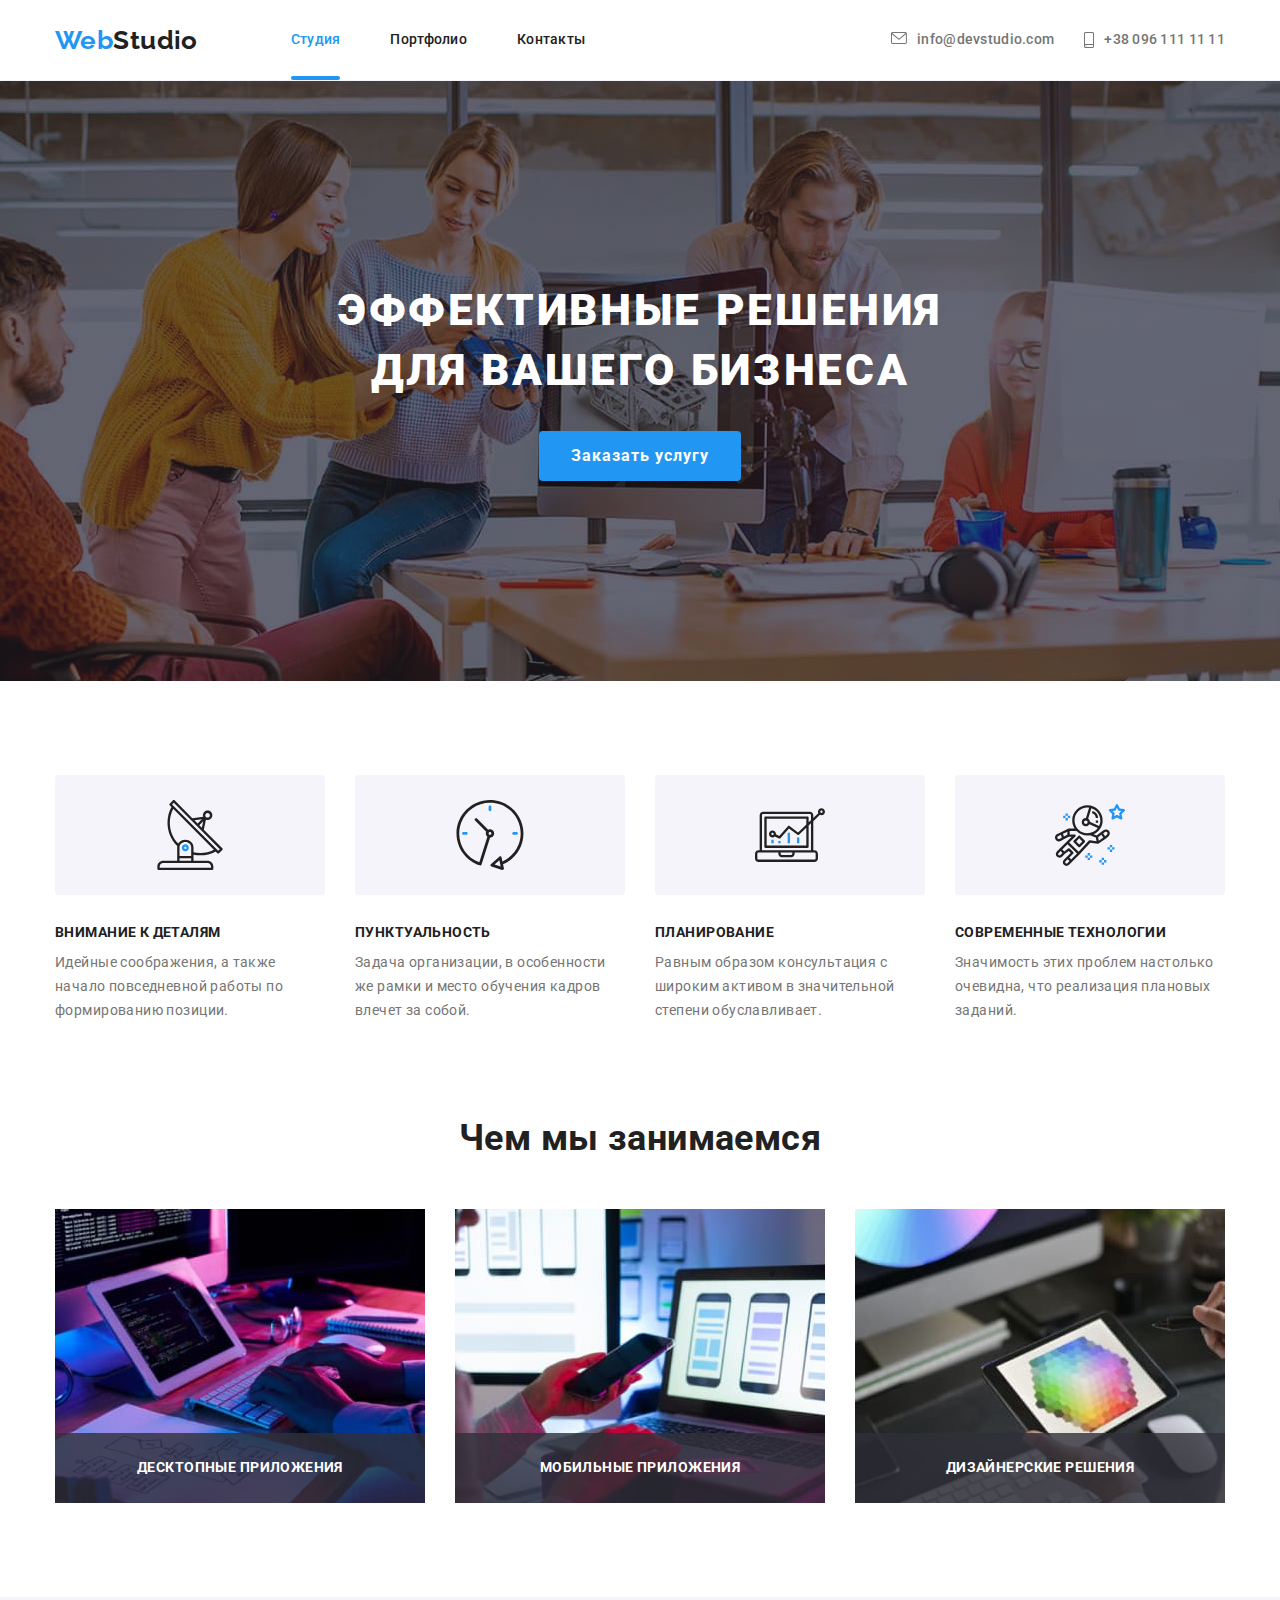
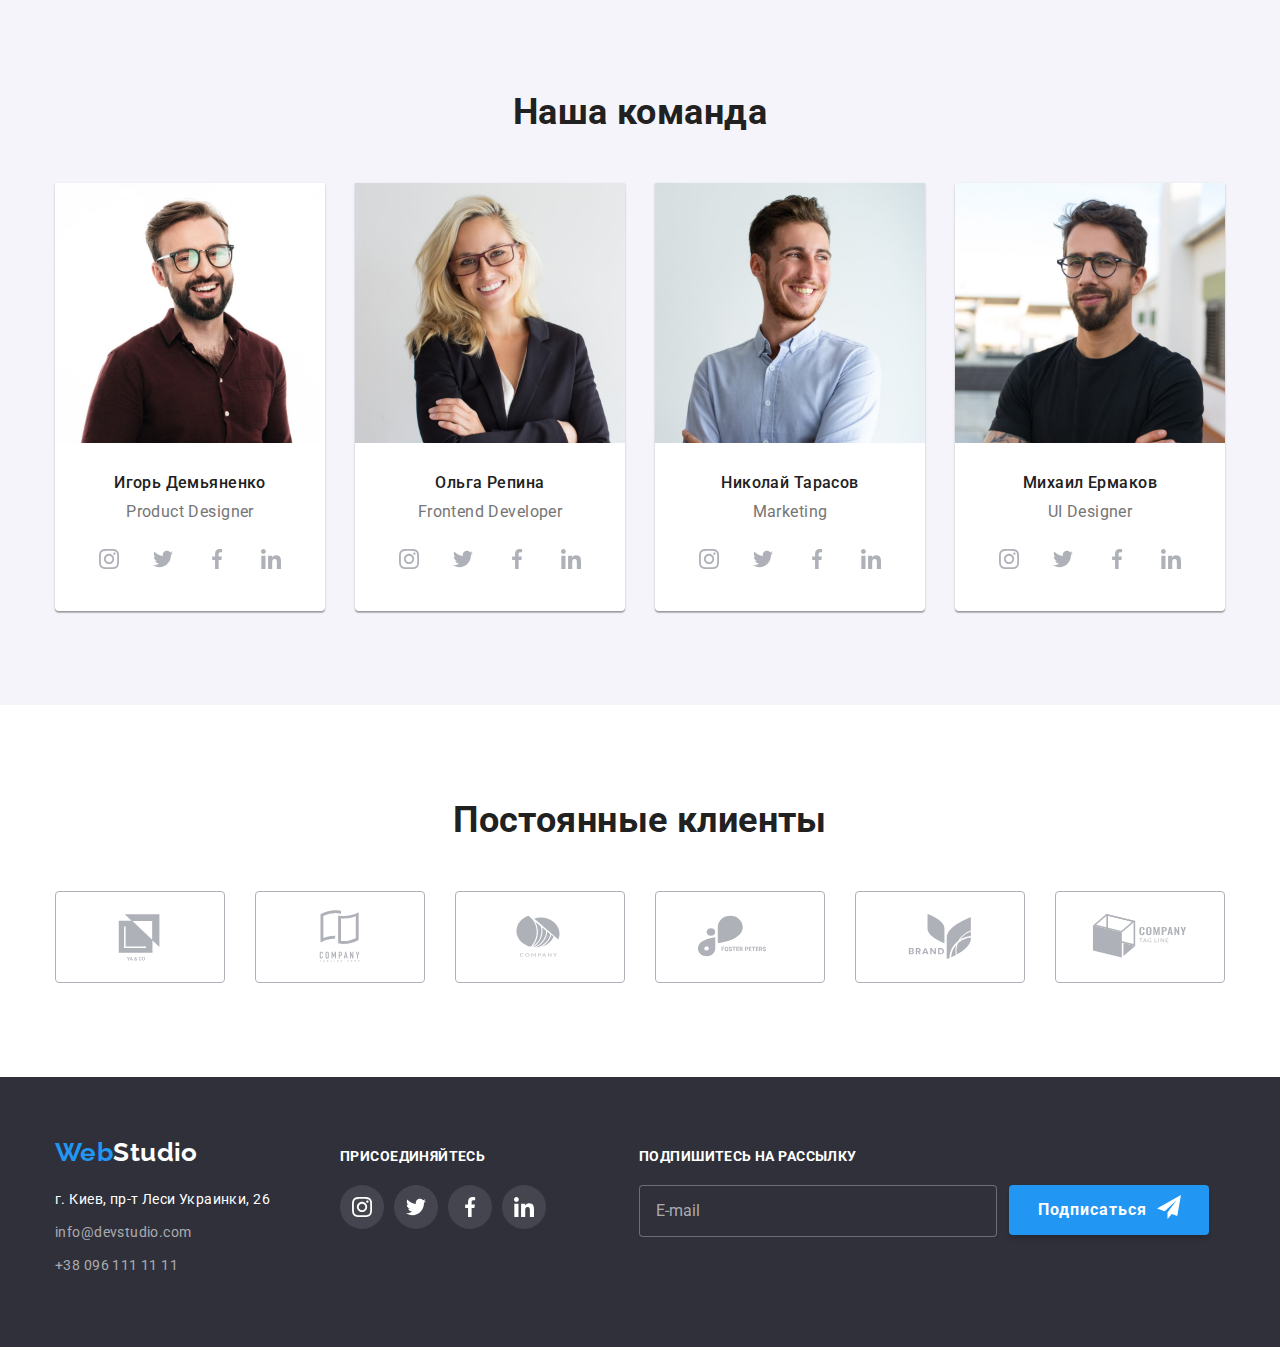
<file: index.html>
<!DOCTYPE html>
<html lang="ru">
  <head>
    <meta charset="UTF-8" />
    <meta http-equiv="X-UA-Compatible" content="IE=edge" />
    <meta name="viewport" content="width=device-width, initial-scale=1.0" />
    <link rel="preconnect" href="https://fonts.googleapis.com" />
    <link rel="preconnect" href="https://fonts.gstatic.com" crossorigin />
    <link
      href="https://fonts.googleapis.com/css2?family=Raleway:wght@700&family=Roboto:wght@400;500;700;900&display=swap"
      rel="stylesheet"
    />
    <link
      rel="stylesheet"
      href="https://cdnjs.cloudflare.com/ajax/libs/modern-normalize/1.1.0/modern-normalize.min.css"
    />
    <link rel="stylesheet" href="./css/main.min.css" />
    <title>Студия</title>
  </head>
  <body>
    <!-- Хедер -->
    <header class="header-section">
      <div class="container container--flex">
        <nav class="navigation">
          <a class="link logo" href="/">
            <span class="logo--web">Web</span>Studio</a
          >
          <ul class="list nav-list">
            <li class="nav-list__item">
              <a
                class="link nav-list__link nav-list__link--current"
                href="./index.html"
                >Студия</a
              >
            </li>
            <li class="nav-list__item">
              <a class="link nav-list__link" href="./portfolio.html"
                >Портфолио</a
              >
            </li>
            <li class="nav-list__item">
              <a class="link nav-list__link" href="">Контакты</a>
            </li>
          </ul>
        </nav>
        <ul class="list contact-list">
          <li class="contact-list__item">
            <a class="link contact-list__link" href="mailto:info@devstudio.com">
              <svg class="contact-list__icon" width="16" height="12">
                <use href="./images/icons.svg#icon-envelope"></use>
              </svg>
              info@devstudio.com
            </a>
          </li>
          <li class="contact-list__item">
            <a class="link contact-list__link" href="tel:+380961111111">
              <svg class="contact-list__icon" width="10" height="16">
                <use href="./images/icons.svg#icon-smartphone"></use>
              </svg>
              +38 096 111 11 11</a
            >
          </li>
        </ul>
      </div>
    </header>
    <!--Мейн-->
    <main class="main-section">
      <!--Герой-->
      <section class="hero">
        <h1 class="hero__title">
          Эффективные решения <br />
          для вашего бизнеса
        </h1>
        <button data-modal-open class="hero__btn" type="button">
          Заказать услугу
        </button>
      </section>
      <!--Особенности-->
      <section class="features">
        <div class="container">
          <h2 class="visually-hidden">Особенности</h2>
          <ul class="list features-list">
            <li class="features-list__item">
              <div class="features-list__icon features-list__icon--background">
                <svg class="features-list__icon" width="70" height="70">
                  <use href="./images/icons.svg#icon-antenna"></use>
                </svg>
              </div>
              <h3 class="features-list__header">Внимание к деталям</h3>
              <p class="features-list__text">
                Идейные соображения, а также начало повседневной работы по
                формированию позиции.
              </p>
            </li>
            <li class="features-list__item">
              <div class="features-list__icon features-list__icon--background">
                <svg class="features-list__icon" width="70" height="70">
                  <use href="./images/icons.svg#icon-clock"></use>
                </svg>
              </div>
              <h3 class="features-list__header">Пунктуальность</h3>
              <p class="features-list__text">
                Задача организации, в особенности же рамки и место обучения
                кадров влечет за собой.
              </p>
            </li>
            <li class="features-list__item">
              <div class="features-list__icon features-list__icon--background">
                <svg class="features-list__icon" width="70" height="70">
                  <use href="./images/icons.svg#icon-diagram"></use>
                </svg>
              </div>
              <h3 class="features-list__header">Планирование</h3>
              <p class="features-list__text">
                Равным образом консультация с широким активом в значительной
                степени обуславливает.
              </p>
            </li>
            <li class="features-list__item">
              <div class="features-list__icon features-list__icon--background">
                <svg class="features-list__icon" width="70" height="70">
                  <use href="./images/icons.svg#icon-astronaut"></use>
                </svg>
              </div>
              <h3 class="features-list__header">Современные технологии</h3>
              <p class="features-list__text">
                Значимость этих проблем настолько очевидна, что реализация
                плановых заданий.
              </p>
            </li>
          </ul>
        </div>
      </section>
      <!--Чем мы занимаемся-->
      <section class="services">
        <div class="container">
          <h2 class="services__header">Чем мы занимаемся</h2>
          <ul class="list services-list">
            <li class="services-list__item">
              <img
                src="./images/box/box1.jpg"
                alt="человек работает за компьютером"
                width="370"
              />
              <h3 class="services-list__header">Десктопные приложения</h3>
            </li>
            <li class="services-list__item">
              <img
                src="./images/box/box2.jpg"
                alt="человек держит в руках смартфон"
                width="370"
              />
              <h3 class="services-list__header">Мобильные приложения</h3>
            </li>
            <li class="services-list__item">
              <img
                src="./images/box/box3.jpg"
                alt="человек держит в руках планшет"
                width="370"
              />
              <h3 class="services-list__header">Дизайнерские решения</h3>
            </li>
          </ul>
        </div>
      </section>
      <!--Наша команда-->
      <section class="team">
        <div class="container">
          <h2 class="team__header">Наша команда</h2>
          <ul class="list team-list">
            <li class="team-list__item">
              <img src="./images/team/img.jpg" alt="фото мужчины" width="270" />
              <div class="team-list__meta">
                <h3 class="team-list__name">Игорь Демьяненко</h3>
                <p class="team-list__position" lang="en">Product Designer</p>
                <ul class="list media-list">
                  <li class="media-list__item">
                    <a
                      class="media-list__link"
                      href=""
                      target="_blank"
                      rel="noopener noreferrer"
                    >
                      <svg class="media-list__icon" width="20" height="20">
                        <use href="./images/icons.svg#icon-instagram"></use>
                      </svg>
                    </a>
                  </li>
                  <li class="media-list__item">
                    <a
                      class="media-list__link"
                      href=""
                      target="_blank"
                      rel="noopener noreferrer"
                    >
                      <svg class="media-list__icon" width="20" height="20">
                        <use href="./images/icons.svg#icon-twitter"></use>
                      </svg>
                    </a>
                  </li>
                  <li class="media-list__item">
                    <a
                      class="media-list__link"
                      href=""
                      target="_blank"
                      rel="noopener noreferrer"
                    >
                      <svg class="media-list__icon" width="20" height="20">
                        <use href="./images/icons.svg#icon-facebook"></use>
                      </svg>
                    </a>
                  </li>
                  <li class="media-list__item">
                    <a
                      class="media-list__link"
                      href=""
                      target="_blank"
                      rel="noopener noreferrer"
                    >
                      <svg class="media-list__icon" width="20" height="20">
                        <use href="./images/icons.svg#icon-linkedin"></use>
                      </svg>
                    </a>
                  </li>
                </ul>
              </div>
            </li>

            <li class="team-list__item">
              <img
                src="./images/team/img1.jpg"
                alt="фото женщины"
                width="270"
              />
              <div class="team-list__meta">
                <h3 class="team-list__name">Ольга Репина</h3>
                <p class="team-list__position" lang="en">Frontend Developer</p>
                <ul class="list media-list">
                  <li class="media-list__item">
                    <a
                      class="media-list__link"
                      href=""
                      target="_blank"
                      rel="noopener noreferrer"
                    >
                      <svg class="media-list__icon" width="20" height="20">
                        <use href="./images/icons.svg#icon-instagram"></use>
                      </svg>
                    </a>
                  </li>
                  <li class="media-list__item">
                    <a
                      class="media-list__link"
                      href=""
                      target="_blank"
                      rel="noopener noreferrer"
                    >
                      <svg class="media-list__icon" width="20" height="20">
                        <use href="./images/icons.svg#icon-twitter"></use>
                      </svg>
                    </a>
                  </li>
                  <li class="media-list__item">
                    <a
                      class="media-list__link"
                      href=""
                      target="_blank"
                      rel="noopener noreferrer"
                    >
                      <svg class="media-list__icon" width="20" height="20">
                        <use href="./images/icons.svg#icon-facebook"></use>
                      </svg>
                    </a>
                  </li>
                  <li class="media-list__item">
                    <a
                      class="media-list__link"
                      href=""
                      target="_blank"
                      rel="noopener noreferrer"
                    >
                      <svg class="media-list__icon" width="20" height="20">
                        <use href="./images/icons.svg#icon-linkedin"></use>
                      </svg>
                    </a>
                  </li>
                </ul>
              </div>
            </li>

            <li class="team-list__item">
              <img
                src="./images/team/img2.jpg"
                alt="фото мужчины"
                width="270"
              />
              <div class="team-list__meta">
                <h3 class="team-list__name">Николай Тарасов</h3>
                <p class="team-list__position" lang="en">Marketing</p>
                <ul class="list media-list">
                  <li class="media-list__item">
                    <a
                      class="media-list__link"
                      href=""
                      target="_blank"
                      rel="noopener noreferrer"
                    >
                      <svg class="media-list__icon" width="20" height="20">
                        <use href="./images/icons.svg#icon-instagram"></use>
                      </svg>
                    </a>
                  </li>
                  <li class="media-list__item">
                    <a
                      class="media-list__link"
                      href=""
                      target="_blank"
                      rel="noopener noreferrer"
                    >
                      <svg class="media-list__icon" width="20" height="20">
                        <use href="./images/icons.svg#icon-twitter"></use>
                      </svg>
                    </a>
                  </li>
                  <li class="media-list__item">
                    <a
                      class="media-list__link"
                      href=""
                      target="_blank"
                      rel="noopener noreferrer"
                    >
                      <svg class="media-list__icon" width="20" height="20">
                        <use href="./images/icons.svg#icon-facebook"></use>
                      </svg>
                    </a>
                  </li>
                  <li class="media-list__item">
                    <a
                      class="media-list__link"
                      href=""
                      target="_blank"
                      rel="noopener noreferrer"
                    >
                      <svg class="media-list__icon" width="20" height="20">
                        <use href="./images/icons.svg#icon-linkedin"></use>
                      </svg>
                    </a>
                  </li>
                </ul>
              </div>
            </li>

            <li class="team-list__item">
              <img
                src="./images/team/img3.jpg"
                alt="фото мужчины"
                width="270"
              />
              <div class="team-list__meta">
                <h3 class="team-list__name">Михаил Ермаков</h3>
                <p class="team-list__position" lang="en">UI Designer</p>
                <ul class="list media-list">
                  <li class="media-list__item">
                    <a
                      class="media-list__link"
                      href=""
                      target="_blank"
                      rel="noopener noreferrer"
                    >
                      <svg class="media-list__icon" width="20" height="20">
                        <use href="./images/icons.svg#icon-instagram"></use>
                      </svg>
                    </a>
                  </li>
                  <li class="media-list__item">
                    <a
                      class="media-list__link"
                      href=""
                      target="_blank"
                      rel="noopener noreferrer"
                    >
                      <svg class="media-list__icon" width="20" height="20">
                        <use href="./images/icons.svg#icon-twitter"></use>
                      </svg>
                    </a>
                  </li>
                  <li class="media-list__item">
                    <a
                      class="media-list__link"
                      href=""
                      target="_blank"
                      rel="noopener noreferrer"
                    >
                      <svg class="media-list__icon" width="20" height="20">
                        <use href="./images/icons.svg#icon-facebook"></use>
                      </svg>
                    </a>
                  </li>
                  <li class="media-list__item">
                    <a
                      class="media-list__link"
                      href=""
                      target="_blank"
                      rel="noopener noreferrer"
                    >
                      <svg class="media-list__icon" width="20" height="20">
                        <use href="./images/icons.svg#icon-linkedin"></use>
                      </svg>
                    </a>
                  </li>
                </ul>
              </div>
            </li>
          </ul>
        </div>
      </section>
      <!--Постоянные клиенты-->
      <section сlass="clients" style="padding-top: 94px; padding-bottom: 94px">
        <div class="container">
          <h2 class="clients__header">Постоянные клиенты</h2>
          <ul class="clients-list list">
            <li class="clients-list__item">
              <a
                class="clients-list__link"
                href=""
                target="_blank"
                rel="noopener noreferrer"
              >
                <svg class="clients-list__icon" width="106" height="60">
                  <use href="./images/icons.svg#icon-yaco"></use>
                </svg>
              </a>
            </li>
            <li class="clients-list__item">
              <a
                class="clients-list__link"
                href=""
                target="_blank"
                rel="noopener noreferrer"
              >
                <svg class="clients-list__icon" width="106" height="60">
                  <use href="./images/icons.svg#icon-window"></use>
                </svg>
              </a>
            </li>
            <li class="clients-list__item">
              <a
                class="clients-list__link"
                href=""
                target="_blank"
                rel="noopener noreferrer"
              >
                <svg class="clients-list__icon" width="106" height="60">
                  <use href="./images/icons.svg#icon-orange"></use>
                </svg>
              </a>
            </li>
            <li class="clients-list__item">
              <a
                class="clients-list__link"
                href=""
                target="_blank"
                rel="noopener noreferrer"
              >
                <svg class="clients-list__icon" width="106" height="60">
                  <use href="./images/icons.svg#icon-foster"></use>
                </svg>
              </a>
            </li>
            <li class="clients-list__item">
              <a
                class="clients-list__link"
                href=""
                target="_blank"
                rel="noopener noreferrer"
              >
                <svg class="clients-list__icon" width="106" height="60">
                  <use href="./images/icons.svg#icon-brand"></use>
                </svg>
              </a>
            </li>
            <li class="clients-list__item">
              <a
                class="clients-list__link"
                href=""
                target="_blank"
                rel="noopener noreferrer"
              >
                <svg class="clients-list__icon" width="106" height="60">
                  <use href="./images/icons.svg#icon-cube"></use>
                </svg>
              </a>
            </li>
          </ul>
        </div>
      </section>

      <div data-modal class="backdrop is-hidden">
        <div class="modal">
          <button data-modal-close type="button" class="modal__button">
            <svg class="modal__icon" width="18" height="18">
              <use href="./images/icons.svg#icon-close"></use>
            </svg>
          </button>
          <form class="form" autocomplete="off">
            <h1 class="form__header">
              Оставьте свои данные, мы вам перезвоним
            </h1>
            <div class="form__field">
              <label class="form__label" for="name">Имя</label>
              <input class="form__input" type="text" name="name" id="name" />
              <svg class="form__icon" height="18" width="18">
                <use href="./images/icons.svg#icon-person"></use>
              </svg>
            </div>
            <div class="form__field">
              <label class="form__label" for="phone">Телефон </label>
              <input class="form__input" type="tel" name="phone" id="phone" />
              <svg class="form__icon" height="18" width="18">
                <use href="./images/icons.svg#icon-phone"></use>
              </svg>
            </div>
            <div class="form__field">
              <label class="form__label" for="email">Почта</label>
              <input class="form__input" type="email" name="email" id="email" />
              <svg class="form__icon" height="18" width="18">
                <use href="./images/icons.svg#icon-email"></use>
              </svg>
            </div>
            <div class="form__field">
              <label class="form__label" for="feedback">Комментарий</label>
              <textarea
                class="form__input form__input--feedback"
                name="comment"
                id="feedback"
                placeholder="Введите текст"
              ></textarea>
            </div>
            <div class="agreement">
              <label class="agreement__label" for="checkbox" name="agreement">
                <input
                  class="agreement__checkbox"
                  type="checkbox"
                  name="agreement"
                  id="checkbox"
                />
                <svg class="agreement__icon" width="16" height="15">
                  <use href="./images/icons.svg#icon-check"></use>
                </svg>
                Соглашаюсь с рассылкой и принимаю
                <a class="agreement__link" href="">Условия договора</a>
              </label>
            </div>
            <button class="form__btn" type="submit">Отправить</button>
          </form>
        </div>
      </div>
    </main>
    <!--Подвал-->
    <footer class="footer">
      <div class="container footer__wrap">
        <div class="footer-contacts">
          <a class="link logo logo--reverse" href="/">
            <span class="logo logo--web">Web</span>Studio</a
          >
          <address>
            <ul class="list footer-contacts__list">
              <li class="footer-contacts__item">
                <a
                  class="link footer-contacts__link footer-contacts__link--address"
                  href="https://goo.gl/maps/CGz93X2TmxTMaEhZA"
                  target="_blank"
                  rel="noreferrer noopener"
                >
                  г. Киев, пр-т Леси Украинки, 26</a
                >
              </li>
              <li class="footer-contacts__item">
                <a
                  class="link footer-contacts__link"
                  href="mailto:info@devstudio.com"
                >
                  info@devstudio.com</a
                >
              </li>
              <li class="footer-contacts__item">
                <a class="link footer-contacts__link" href="tel:+380961111111"
                  >+38 096 111 11 11</a
                >
              </li>
            </ul>
          </address>
        </div>
        <div class="footer-join">
          <h2 class="footer-join__header">Присоединяйтесь</h2>
          <ul class="list footer-media">
            <li class="footer-media__item">
              <a
                class="footer-media__link"
                href=""
                target="_blank"
                rel="noopener noreferrer"
              >
                <svg class="footer-media__icon" width="20" height="20">
                  <use href="./images/icons.svg#icon-instagram"></use>
                </svg>
              </a>
            </li>
            <li class="footer-media__item">
              <a
                class="footer-media__link"
                href=""
                target="_blank"
                rel="noopener noreferrer"
              >
                <svg class="footer-media__icon" width="20" height="20">
                  <use href="./images/icons.svg#icon-twitter"></use>
                </svg>
              </a>
            </li>
            <li class="footer-media__item">
              <a
                class="footer-media__link"
                href=""
                target="_blank"
                rel="noopener noreferrer"
              >
                <svg class="footer-media__icon" width="20" height="20">
                  <use href="./images/icons.svg#icon-facebook"></use>
                </svg>
              </a>
            </li>
            <li class="footer-media__item">
              <a
                class="footer-media__link"
                href=""
                target="_blank"
                rel="noopener noreferrer"
              >
                <svg class="footer-media__icon" width="20" height="20">
                  <use href="./images/icons.svg#icon-linkedin"></use>
                </svg>
              </a>
            </li>
          </ul>
        </div>
        <div class="footer-signup">
          <h2 class="footer-signup__header">Подпишитесь на рассылку</h2>
          <div class="footer-signup__wrap">
            <input
              class="footer-signup__input"
              type="email"
              name="email-signup"
              placeholder="E-mail"
            />
            <button class="footer-signup__btn" type="submit">
              Подписаться
              <svg class="footer-signup__icon" width="24" height="24">
                <use href="./images/icons.svg#icon-icon-send"></use>
              </svg>
            </button>
          </div>
        </div>
      </div>
    </footer>
    <script src="./js/modal.js"></script>
  </body>
</html>
</file>
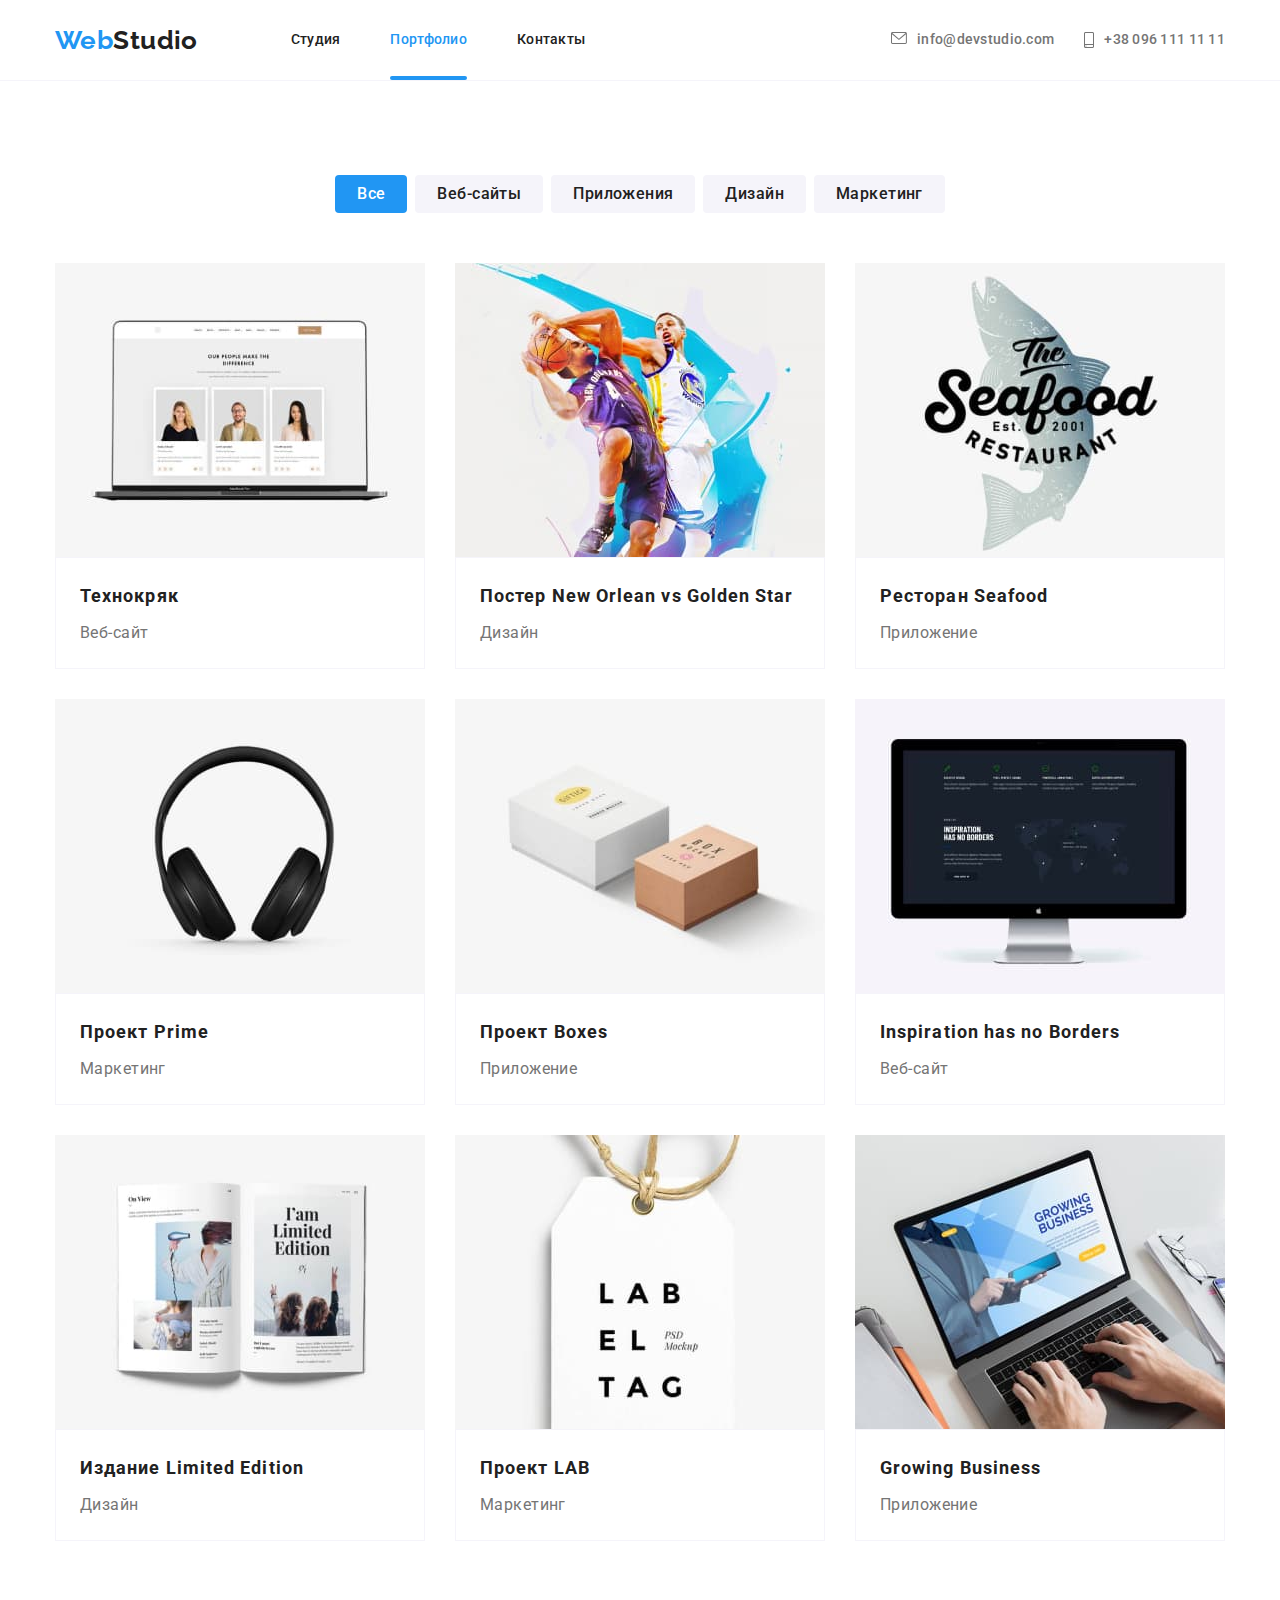
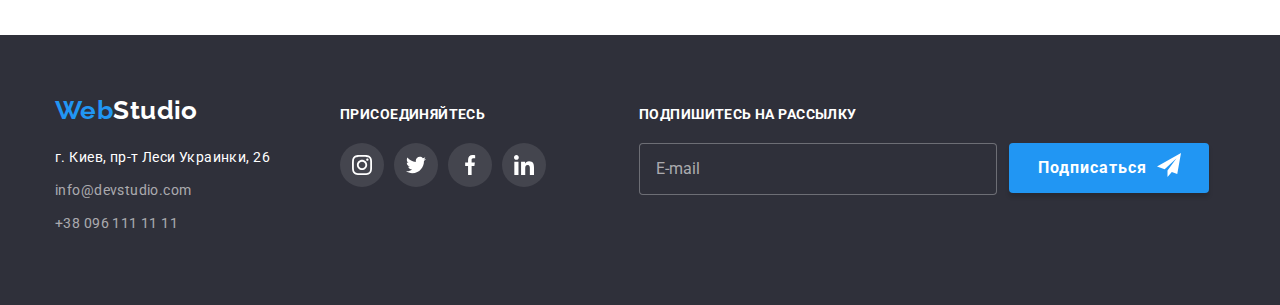
<file: portfolio.html>
<!DOCTYPE html>
<html lang="en">
  <head>
    <meta charset="UTF-8" />
    <meta http-equiv="X-UA-Compatible" content="IE=edge" />
    <meta name="viewport" content="width=device-width, initial-scale=1.0" />
    <link rel="preconnect" href="https://fonts.googleapis.com" />
    <link rel="preconnect" href="https://fonts.gstatic.com" crossorigin />
    <link
      href="https://fonts.googleapis.com/css2?family=Raleway:wght@700&family=Roboto:wght@400;500;700;900&display=swap"
      rel="stylesheet"
    />
    <link
      rel="stylesheet"
      href="https://cdnjs.cloudflare.com/ajax/libs/modern-normalize/1.1.0/modern-normalize.min.css"
    />
    <link rel="stylesheet" href="./css/main.min.css" />
    <title>Портфолио</title>
  </head>
  <body>
    <!-- Хедер -->
    <header class="header-section">
      <div class="container container--flex">
        <nav class="navigation">
          <a class="link logo" href="/">
            <span class="logo--web">Web</span>Studio</a
          >
          <ul class="list nav-list">
            <li class="nav-list__item">
              <a class="link nav-list__link" href="./index.html">Студия</a>
            </li>
            <li class="nav-list__item">
              <a
                class="link nav-list__link nav-list__link--current"
                href="./portfolio.html"
                >Портфолио</a
              >
            </li>
            <li class="nav-list__item">
              <a class="link nav-list__link" href="">Контакты</a>
            </li>
          </ul>
        </nav>
        <ul class="list contact-list">
          <li class="contact-list__item">
            <a class="link contact-list__link" href="mailto:info@devstudio.com">
              <svg class="contact-list__icon" width="16" height="12">
                <use href="./images/icons.svg#icon-envelope"></use>
              </svg>
              info@devstudio.com
            </a>
          </li>
          <li class="contact-list__item">
            <a class="link contact-list__link" href="tel:+380961111111">
              <svg class="contact-list__icon" width="10" height="16">
                <use href="./images/icons.svg#icon-smartphone"></use>
              </svg>
              +38 096 111 11 11</a
            >
          </li>
        </ul>
      </div>
    </header>
    <!--Mейн-->
    <main>
      <section class="projects">
        <div class="container">
          <h1 class="visually-hidden">Примеры работ</h1>
          <ul class="list filter-list">
            <li class="filter-list__item">
              <button
                class="filter-list__btn filter-list__btn--all"
                type="button"
              >
                Все
              </button>
            </li>
            <li class="filter-list__item">
              <button class="filter-list__btn" type="button">Веб-сайты</button>
            </li>
            <li class="filter-list__item">
              <button class="filter-list__btn" type="button">Приложения</button>
            </li>
            <li class="filter-list__item">
              <button class="filter-list__btn" type="button">Дизайн</button>
            </li>
            <li class="filter-list__item">
              <button class="filter-list__btn" type="button">Маркетинг</button>
            </li>
          </ul>
          <ul class="list project-list">
            <li class="project-list__item">
              <div class="project">
                <div class="project__overlay">
                  <p class="project__description">
                    Технокряк это современная площадка распространения
                    коронавируса. Компании используют эту платформу для
                    цифрового шпионажа и атак на защищённые сервера конкурентов.
                  </p>
                </div>
                <img
                  src="./images/project/img.jpg"
                  alt="на открытом экране ноутбука
            карточки с информацией о сотрудниках"
                  width="370"
                />
              </div>
              <div class="project__content">
                <h2 class="project__name">Технокряк</h2>
                <p class="project__type">Веб-сайт</p>
              </div>
            </li>
            <li class="project-list__item">
              <img
                src="./images/project/imgone.jpg"
                alt="два баскетболиста в
            прыжке борются за мяч"
                width="370"
              />
              <div class="project__content">
                <h2 class="project__name">Постер New Orlean vs Golden Star</h2>
                <p class="project__type">Дизайн</p>
              </div>
            </li>
            <li class="project-list__item">
              <img
                src="./images/project/imgtwo.jpg"
                alt="логотип ресторана
            морепродуктов"
                width="370"
              />
              <div class="project__content">
                <h2 class="project__name">Ресторан Seafood</h2>
                <p class="project__type">Приложение</p>
              </div>
            </li>
            <li class="project-list__item">
              <img
                src="./images/project/imgthree.jpg"
                alt="черные наушники"
                width="370"
              />
              <div class="project__content">
                <h2 class="project__name">Проект Prime</h2>
                <p class="project__type">Маркетинг</p>
              </div>
            </li>
            <li class="project-list__item">
              <img
                src="./images/project/imgfour.jpg"
                alt="две коробки"
                width="370"
              />
              <div class="project__content">
                <h2 class="project__name">Проект Boxes</h2>
                <p class="project__type">Приложение</p>
              </div>
            </li>
            <li class="project-list__item">
              <img
                src="./images/project/imgfive.jpg"
                alt="монитор компьютера с
            изображением"
                width="370"
              />
              <div class="project__content">
                <h2 class="project__name">Inspiration has no Borders</h2>
                <p class="project__type">Веб-сайт</p>
              </div>
            </li>
            <li class="project-list__item">
              <img
                src="./images/project/imgsix.jpg"
                alt="открытая книга"
                width="370"
              />
              <div class="project__content">
                <h2 class="project__name">Издание Limited Edition</h2>
                <p class="project__type">Дизайн</p>
              </div>
            </li>
            <li class="project-list__item">
              <img
                src="./images/project/imgseven.jpg"
                alt="белая бирка с
            надписью"
                width="370"
              />
              <div class="project__content">
                <h2 class="project__name">Проект LAB</h2>
                <p class="project__type">Маркетинг</p>
              </div>
            </li>
            <li class="project-list__item">
              <img
                src="./images/project/imgeight.jpg"
                alt="человек печатает на
            ноутбуке"
                width="370"
              />
              <div class="project__content">
                <h2 class="project__name">Growing Business</h2>
                <p class="project__type">Приложение</p>
              </div>
            </li>
          </ul>
        </div>
      </section>
    </main>
    <!--Подвал-->
    <footer class="footer">
      <div class="container footer__wrap">
        <div class="footer-contacts">
          <a class="link logo logo--reverse" href="/">
            <span class="logo logo--web">Web</span>Studio</a
          >
          <address>
            <ul class="list footer-contacts__list">
              <li class="footer-contacts__item">
                <a
                  class="link footer-contacts__link footer-contacts__link--address"
                  href="https://goo.gl/maps/CGz93X2TmxTMaEhZA"
                  target="_blank"
                  rel="noreferrer noopener"
                >
                  г. Киев, пр-т Леси Украинки, 26</a
                >
              </li>
              <li class="footer-contacts__item">
                <a
                  class="link footer-contacts__link"
                  href="mailto:info@devstudio.com"
                >
                  info@devstudio.com</a
                >
              </li>
              <li class="footer-contacts__item">
                <a class="link footer-contacts__link" href="tel:+380961111111"
                  >+38 096 111 11 11</a
                >
              </li>
            </ul>
          </address>
        </div>
        <div class="footer-join">
          <h2 class="footer-join__header">Присоединяйтесь</h2>
          <ul class="list footer-media">
            <li class="footer-media__item">
              <a
                class="footer-media__link"
                href=""
                target="_blank"
                rel="noopener noreferrer"
              >
                <svg class="footer-media__icon" width="20" height="20">
                  <use href="./images/icons.svg#icon-instagram"></use>
                </svg>
              </a>
            </li>
            <li class="footer-media__item">
              <a
                class="footer-media__link"
                href=""
                target="_blank"
                rel="noopener noreferrer"
              >
                <svg class="footer-media__icon" width="20" height="20">
                  <use href="./images/icons.svg#icon-twitter"></use>
                </svg>
              </a>
            </li>
            <li class="footer-media__item">
              <a
                class="footer-media__link"
                href=""
                target="_blank"
                rel="noopener noreferrer"
              >
                <svg class="footer-media__icon" width="20" height="20">
                  <use href="./images/icons.svg#icon-facebook"></use>
                </svg>
              </a>
            </li>
            <li class="footer-media__item">
              <a
                class="footer-media__link"
                href=""
                target="_blank"
                rel="noopener noreferrer"
              >
                <svg class="footer-media__icon" width="20" height="20">
                  <use href="./images/icons.svg#icon-linkedin"></use>
                </svg>
              </a>
            </li>
          </ul>
        </div>
        <div class="footer-signup">
          <h2 class="footer-signup__header">Подпишитесь на рассылку</h2>
          <div class="footer-signup__wrap">
            <input
              class="footer-signup__input"
              type="email"
              name="email-signup"
              placeholder="E-mail"
            />
            <button class="footer-signup__btn" type="submit">
              Подписаться
              <svg class="footer-signup__icon" width="24" height="24">
                <use href="./images/icons.svg#icon-icon-send"></use>
              </svg>
            </button>
          </div>
        </div>
      </div>
    </footer>
  </body>
</html>
</file>
<file: css/main.min.css>
:root{--primary-text-color: #757575;--primary-black-color: #212121;--accent-color: #2196f3;--primary-white-color: #ffffff;--dark-background-color: #2f303a;--light-backgroung-color: #f5f4fa;--button-hover-color: #188ce8;--primary-icon-color: #afb1b8;--transition-duration: 250ms;--transition-timing-function: cubic-bezier(0.4, 0, 0.2, 1)}.list{list-style:none;padding:0;margin:0}.link{text-decoration:none}p,h1,h2,h3{margin:0}img{display:block;max-width:100%}body{font-size:14px;font-family:"Roboto", sans-serif;letter-spacing:0.03em;color:var(--primary-text-color);background-color:var(--primary-white-color)}.visually-hidden{position:absolute;white-space:nowrap;width:1px;height:1px;overflow:hidden;border:0;padding:0;clip:rect(0 0 0 0);clip-path:inset(100%);margin:-1px}.container{width:1200px;margin-left:auto;margin-right:auto;padding-left:15px;padding-right:15px}.container--flex{display:flex;align-items:center}.logo{font-family:"Raleway", sans-serif;font-weight:700;font-size:26px;line-height:1.19;color:var(--primary-black-color)}.logo--web{color:var(--accent-color)}.logo--reverse{display:block;font-family:"Raleway", sans-serif;font-weight:700;font-size:26px;line-height:1.19;color:var(--primary-white-color);margin-bottom:20px}.backdrop{position:fixed;top:0;left:0;background:rgba(0,0,0,0.2);width:100%;height:100%;opacity:1;transition:opacity var(--transition-duration) var(--transition-timing-function)}.backdrop.is-hidden{opacity:0;pointer-events:none;visibility:hidden}.backdrop.is-hidden .modal{transform:translate(-50%, -50%) scale(0.5)}.modal{position:absolute;top:50%;left:50%;transform:translate(-50%, -50%) scale(1);width:528px;height:581px;background-color:var(--primary-white-color);box-shadow:0px 1px 3px rgba(0,0,0,0.12),0px 1px 1px rgba(0,0,0,0.14),0px 2px 1px rgba(0,0,0,0.2);border-radius:4px;transition:transform var(--transition-duration) var(--transition-timing-function);padding-top:40px;padding-bottom:40px}.modal__button{width:30px;height:30px;border-radius:50%;background-color:var(--primary-white-color);position:absolute;right:8px;top:8px;border:1px solid rgba(0,0,0,0.1);display:flex;justify-content:center;align-items:center;cursor:pointer}.modal__icon{transition-property:fill;transition-duration:var(--transition-duration);transition-timing-function:var(--transition-timing-function)}.modal__icon .modal__button:focus,.modal__button:hover .modal__icon{fill:var(--accent-color)}.form__header{font-size:20px;line-height:1.15;text-align:center;color:var(--primary-black-color);margin-bottom:12px}.form__field{position:relative;display:flex;flex-direction:column;width:448px;margin-left:auto;margin-right:auto}.form__field+.form__field{margin-top:10px}.form__label{font-size:12px;line-height:1.17;letter-spacing:0.01em;margin-bottom:4px}.form__input{border:1px solid rgba(33,33,33,0.2);border-radius:4px;margin:0;padding-left:42px;height:40px;transition-property:outline-color;transition-duration:var(--transition-duration);transition-timing-function:var(--transition-timing-function)}.form__input:focus{outline-color:var(--accent-color)}.form__input::placeholder{font-size:inherit;line-height:1.14;letter-spacing:0.01em;color:rgba(117,117,117,0.5)}.form__input--feedback{height:120px;padding:12px 16px;resize:none}.form__icon{position:absolute;left:12px;top:50%;transition-property:fill;transition-duration:var(--transition-duration);transition-timing-function:var(--transition-timing-function)}.form__input:focus+.form__icon{fill:var(--accent-color)}.agreement{margin-bottom:30px;margin-top:20px;text-align:center}.agreement__label{line-height:1.71;display:flex;justify-content:center;align-items:center}.agreement__icon{margin-right:7px;border:2px solid #000000;box-sizing:border-box;box-shadow:0px 4px 4px rgba(0,0,0,0.25);border-radius:2px;display:inline-block}.agreement__checkbox:checked+.agreement__icon{background-color:var(--accent-color);border-radius:2px;border:var(--accent-color)}.agreement__link{color:var(--accent-color);text-decoration-line:underline;margin-left:5px}.agreement__checkbox{appearance:none;position:absolute}.form__btn{width:200px;height:50px;color:var(--primary-white-color);font-weight:700;font-size:16px;line-height:1.87;letter-spacing:0.06em;background-color:var(--accent-color);box-shadow:0px 4px 4px rgba(0,0,0,0.15);border-radius:4px;border:none;padding:10px 55px 10px 56px;cursor:pointer;margin-left:auto;margin-right:auto;display:block}.header-section{border-bottom:1px solid var(--light-backgroung-color)}.navigation{display:flex;align-items:center}.nav-list{display:flex;margin-left:93px}.nav-list__item:not(:last-child){margin-right:50px}.nav-list__link{display:block;font-weight:500;font-size:14px;line-height:1.14;letter-spacing:0.02em;color:var(--primary-black-color);padding-top:32px;padding-bottom:32px;position:relative;transition-property:color;transition-duration:var(--transition-duration);transition-timing-function:var(--transition-timing-function)}.nav-list__link:hover,.nav-list__link:focus{color:var(--accent-color)}.nav-list__link--current{color:var(--accent-color)}.nav-list__link--current::after{content:"";width:100%;height:4px;background-color:var(--accent-color);display:block;position:absolute;bottom:0;border-radius:2px}.contact-list{display:flex;margin-left:auto}.contact-list__link{display:flex;font-weight:500;font-size:14px;line-height:1.14;letter-spacing:0.02em;color:var(--primary-text-color);transition-property:color;transition-duration:var(--transition-duration);transition-timing-function:var(--transition-timing-function)}.contact-list__link:hover,.contact-list__link:focus{color:var(--accent-color)}.contact-list__icon{margin-right:10px;fill:currentColor}.contact-list__item:not(:last-child){margin-right:30px}.hero{text-align:center;padding-top:200px;padding-bottom:200px;max-width:1600px;height:600px;margin-left:auto;margin-right:auto;background-image:linear-gradient(rgba(47,48,58,0.4), rgba(47,48,58,0.4)),url(../images/backgroun.jpg);background-size:cover;background-color:var(--light-background-color);background-position:center;background-repeat:no-repeat}.hero__title{margin-bottom:30px;font-weight:900;font-size:44px;line-height:1.36;letter-spacing:0.06em;text-transform:uppercase;color:var(--primary-white-color)}.hero__btn{font-family:inherit;font-weight:700;font-size:16px;line-height:1.88;letter-spacing:0.06em;color:var(--primary-white-color);background-color:var(--accent-color);cursor:pointer;min-width:200px;border-radius:4px;padding:10px 32px;border:none;box-shadow:0px 4px 4px rgba(0,0,0,0.15);transition-property:background-color;transition-duration:var(--transition-duration);transition-timing-function:var(--transition-timing-function)}.hero__btn:hover,.hero__btn:focus{background-color:var(--button-hover-color)}.features{padding-top:94px;padding-bottom:94px}.features-list{display:flex}.features-list__item{min-width:270px}.features-list__item:not(:last-child){margin-right:30px}.features-list__icon--background{background-color:var(--light-backgroung-color);border-radius:4px;margin-bottom:30px;width:270px;height:120px;display:flex;justify-content:center;align-items:center}.features-list__header{font-size:14px;line-height:1.14;text-transform:uppercase;color:var(--primary-black-color);margin-bottom:10px}.features-list__text{line-height:1.71}.services{padding-bottom:94px}.services__header{font-size:36px;line-height:1.17;text-align:center;color:var(--primary-black-color);margin-top:0;margin-bottom:50px}.services-list{display:flex}.services-list__item{position:relative}.services-list__item:not(:last-child){margin-right:30px}.services-list__header{font-size:inherit;line-height:1.14;text-align:center;text-transform:uppercase;color:var(--primary-white-color);background-color:rgba(47,48,58,0.8);padding-top:27px;padding-bottom:27px;position:absolute;bottom:0;width:100%}.team{background-color:var(--light-backgroung-color);padding-bottom:94px;padding-top:94px}.team__header{font-size:36px;line-height:1.17;text-align:center;color:var(--primary-black-color);margin-top:0;margin-bottom:50px}.team-list{display:flex}.team-list__item{background-color:var(--primary-white-color);box-shadow:0px 1px 3px rgba(0,0,0,0.12),0px 1px 1px rgba(0,0,0,0.14),0px 2px 1px rgba(0,0,0,0.2);border-radius:0px 0px 4px 4px}.team-list__item:not(:last-child){margin-right:30px}.team-list__meta{padding-top:30px;padding-bottom:30px}.team-list__name{font-weight:500;font-size:16px;line-height:1.19;text-align:center;color:var(--primary-black-color);margin-bottom:10px}.team-list__position{font-size:16px;line-height:1.19;text-align:center;color:var(--primary-text-color);margin-bottom:16px}.media-list{display:flex;justify-content:center}.media-list__item+.media-list__item{margin-left:10px}.media-list__link{height:44px;width:44px;display:flex;justify-content:center;align-items:center;border-radius:50%;color:var(--primary-icon-color);transition-property:background-color, color;transition-duration:var(--transition-duration),var(--transition-duration);transition-timing-function:var(--transition-timing-function),var(--transition-timing-function)}.media-list__link:hover,.media-list__link:focus{background-color:var(--accent-color);color:var(--primary-white-color)}.media-list__icon{fill:currentColor}.clients__header{font-size:36px;line-height:1.17;text-align:center;color:var(--primary-black-color);margin-bottom:50px}.clients-list{display:flex;justify-content:center}.clients-list__link{width:170px;height:92px;display:flex;justify-content:center;align-items:center;color:var(--primary-icon-color);border:1px solid var(--primary-icon-color);border-radius:4px;transition-property:color, border;transition-duration:var(--transition-duration),var(--transition-duration);transition-timing-function:var(--transition-timing-function),var(--transition-timing-function)}.clients-list__link:hover,.clients-list__link:focus{color:var(--accent-color);border:1px solid var(--accent-color)}.clients-list__item+.clients-list__item{margin-left:30px}.clients-list__icon{fill:currentColor}.footer{background-color:var(--dark-background-color);padding-top:60px;padding-bottom:60px}.footer__wrap{display:flex;align-items:baseline}.footer-contacts{margin-right:70px}.footer-contacts__link{font-style:normal;line-height:1.71;color:rgba(255,255,255,0.6);margin-bottom:9px;display:block;transition-property:color;transition-duration:var(--transition-duration);transition-timing-function:var(--transition-timing-function)}.footer-contacts__link:hover,.footer-contacts__link:focus{color:var(--primary-white-color)}.footer-contacts__link--address{color:var(--primary-white-color)}.footer-join{margin-right:93px}.footer-join__header,.footer-signup__header{font-weight:700;line-height:1.14;text-transform:uppercase;color:var(--primary-white-color);font-size:inherit;margin-bottom:20px}.footer-media{display:flex}.footer-media__item+.footer-media__item{margin-left:10px}.footer-media__link{width:44px;height:44px;background-color:rgba(255,255,255,0.1);border-radius:50%;display:flex;justify-content:center;align-items:center;color:var(--primary-white-color);transition-property:background-color;transition-duration:var(--transition-duration);transition-timing-function:var(--transition-timing-function)}.footer-media__link:hover,.footer-media__link:focus{background-color:var(--accent-color)}.footer-media__icon{fill:currentColor}.footer-signup__wrap{display:flex}.footer-signup__input{width:358px;padding:15px 16px;margin-right:12px;border:1px solid rgba(255,255,255,0.3);border-radius:4px;background-color:var(--dark-background-color);color:rgba(255,255,255,0.6);font-size:16px;line-height:1.25}.footer-signup__input::placeholder{line-height:1.25;color:rgba(255,255,255,0.6)}.footer-signup__btn{padding:10px 28px 10px 29px;display:flex;font-family:inherit;font-weight:700;font-size:16px;line-height:1.88;letter-spacing:0.06em;color:var(--primary-white-color);background-color:var(--accent-color);cursor:pointer;width:200px;height:50px;border-radius:4px;border:none;box-shadow:0px 4px 4px rgba(0,0,0,0.15);margin:0}.footer-signup__icon{margin-left:10px}.filter-list{display:flex;justify-content:center;margin-bottom:50px}.filter-list__btn{font-family:inherit;font-weight:500;font-size:16px;line-height:1.63;text-align:center;letter-spacing:inherit;color:var(--primary-black-color);cursor:pointer;background-color:var(--light-backgroung-color);border-radius:4px;padding:6px 22px;border:none;transition-property:color, background-color, box-shadow;transition-duration:var(--transition-duration),var(--transition-duration),var(--transition-duration);transition-timing-function:var(--transition-timing-function),var(--transition-timing-function),var(--transition-timing-function)}.filter-list__btn:hover,.filter-list__btn:focus{color:var(--primary-white-color);background-color:var(--accent-color);box-shadow:0px 3px 1px rgba(0,0,0,0.1),0px 1px 2px rgba(0,0,0,0.08),0px 2px 2px rgba(0,0,0,0.12)}.filter-list__item:not(:last-child){margin-right:8px}.filter-list__btn--all{color:var(--primary-white-color);background-color:var(--accent-color)}.projects{padding-top:94px;padding-bottom:94px}.project-list{display:flex;flex-wrap:wrap;margin-top:-30px;margin-left:-30px}.project-list__item{flex-basis:calc(100% / 3 -30px);margin-left:30px;margin-top:30px;transition-property:box-shadow;transition-duration:var(--transition-duration);transition-timing-function:var(--transition-timing-function)}.project-list__item:hover{box-shadow:0px 1px 1px rgba(0,0,0,0.12),0px 4px 4px rgba(0,0,0,0.06),1px 4px 6px rgba(0,0,0,0.16)}.project{position:relative;overflow:hidden}.project__overlay{content:"";display:inline-block;width:100%;height:100%;background-color:rgba(33,150,243,0.9);position:absolute;top:0;left:0;transform:translateY(100%);transition:transform var(--transition-duration) var(--transition-timing-function)}.project-list__item:hover .project__overlay{transform:translateY(0)}.project__description{font-weight:400;font-size:18px;line-height:1.56;color:var(--primary-white-color);padding:63px 24px}.project__content{padding:20px 24px;border:1px solid var(--light-backgroung-color)}.project__name{font-size:18px;line-height:2;letter-spacing:0.06em;color:var(--primary-black-color);margin-bottom:4px}.project__type{font-size:16px;line-height:1.88}
/*# sourceMappingURL=main.min.css.map */
</file>
